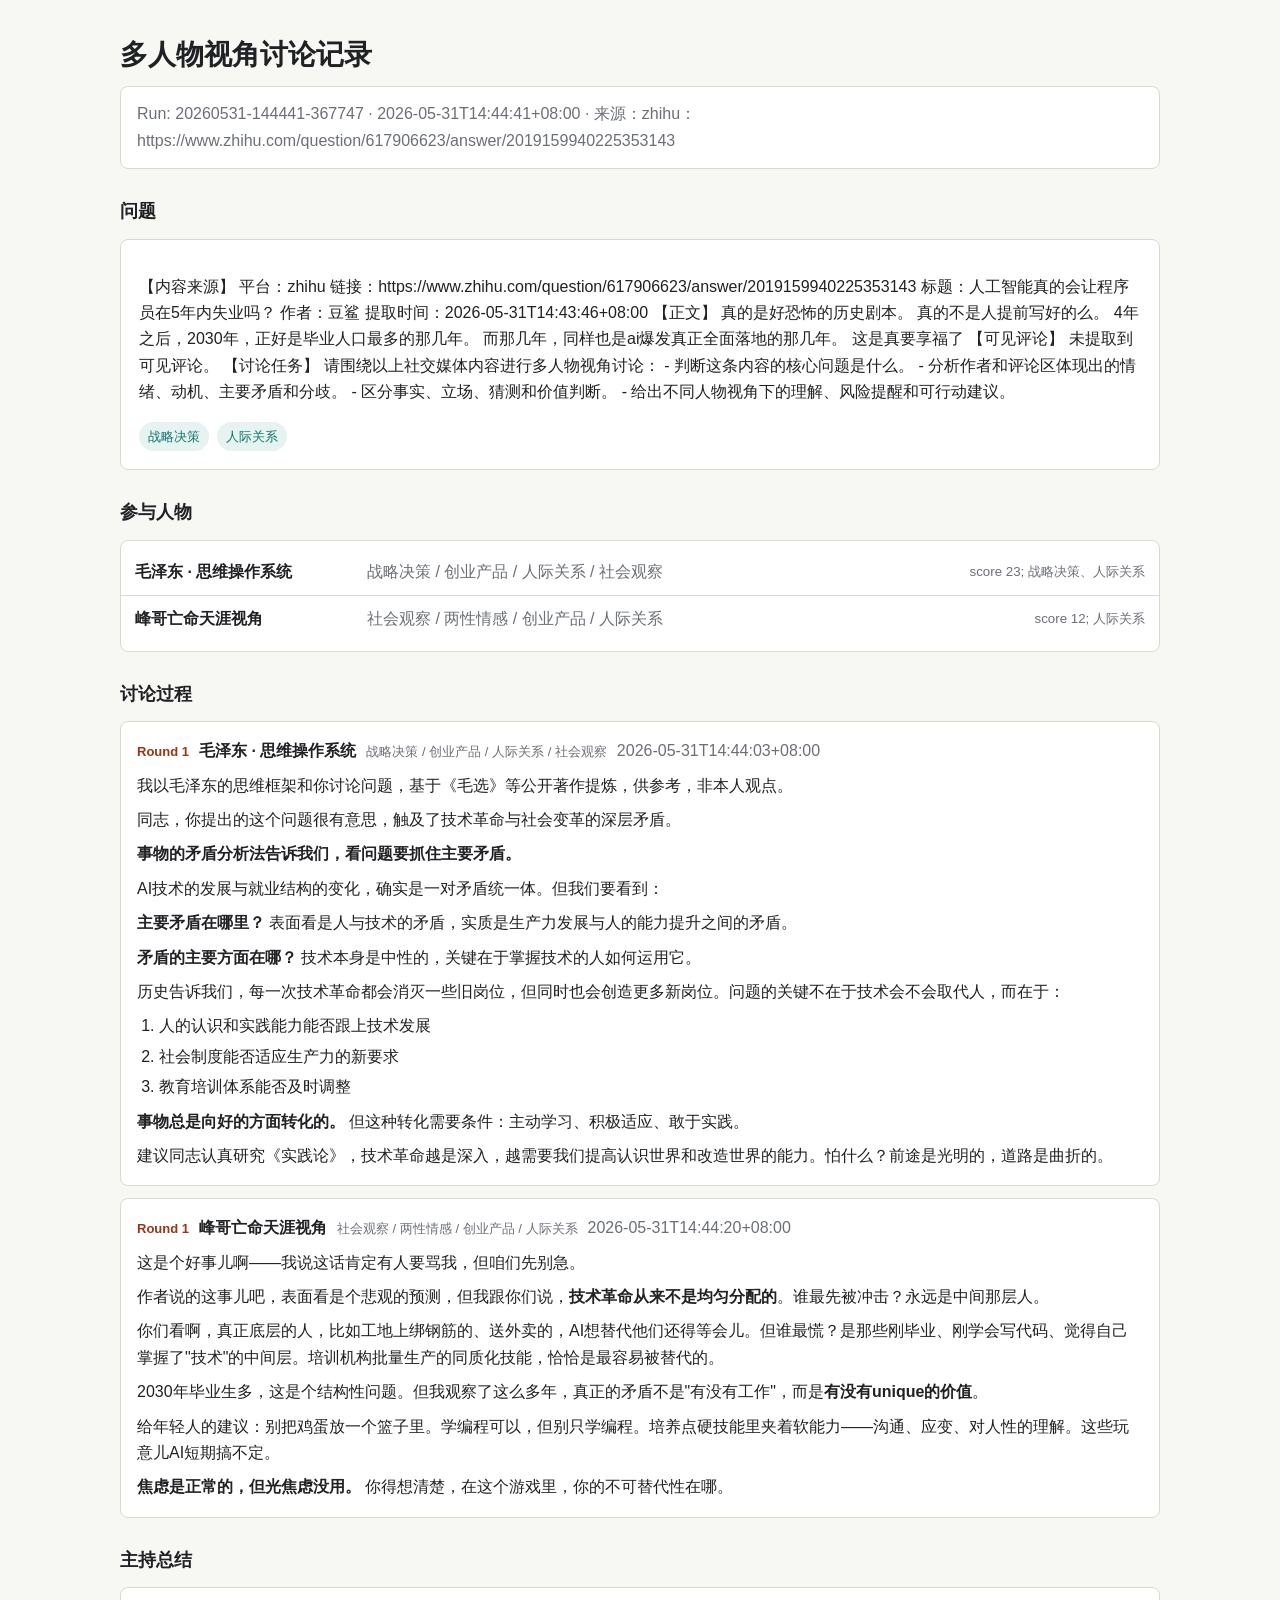
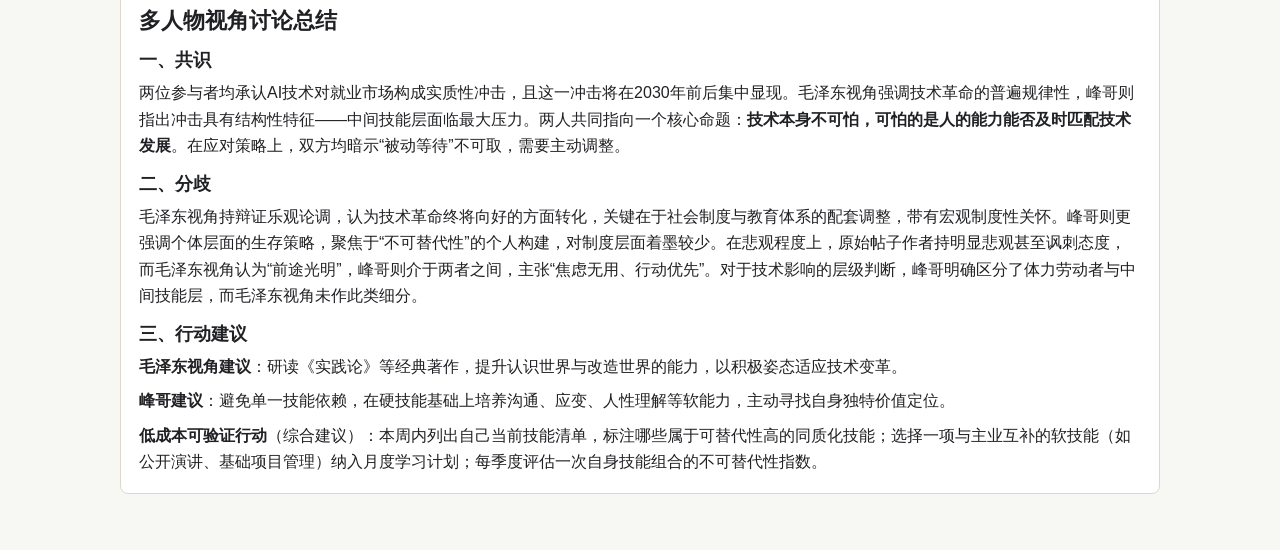
<file: examples/zhihu-ai-programmer-discussion.html>
<!doctype html>
<html lang="zh-CN">
<head>
  <meta charset="utf-8" />
  <meta name="viewport" content="width=device-width, initial-scale=1" />
  <title>Discussion 20260531-144441-367747</title>
  <style>
    :root {
      color-scheme: light;
      --bg: #f7f7f4;
      --panel: #ffffff;
      --text: #202124;
      --muted: #6b6f76;
      --line: #ddd8cc;
      --accent: #0f766e;
      --accent-2: #9a3412;
    }
    * { box-sizing: border-box; }
    body {
      margin: 0;
      background: var(--bg);
      color: var(--text);
      font-family: -apple-system, BlinkMacSystemFont, "Segoe UI", sans-serif;
      line-height: 1.65;
    }
    main {
      max-width: 1080px;
      margin: 0 auto;
      padding: 32px 20px 56px;
    }
    h1 { margin: 0 0 8px; font-size: 28px; letter-spacing: 0; }
    h2 { margin: 28px 0 12px; font-size: 18px; letter-spacing: 0; }
    .meta, .summary, .question, .agents, .utterance {
      background: var(--panel);
      border: 1px solid var(--line);
      border-radius: 8px;
    }
    .meta { padding: 14px 16px; color: var(--muted); }
    .question, .summary { padding: 18px; }
    .chips { display: flex; gap: 8px; flex-wrap: wrap; margin-top: 10px; }
    .chip {
      padding: 4px 9px;
      border-radius: 999px;
      background: #e6f3f1;
      color: var(--accent);
      font-size: 13px;
    }
    .agents { list-style: none; padding: 8px 0; margin: 0; }
    .agents li {
      display: grid;
      grid-template-columns: minmax(120px, 220px) 1fr auto;
      gap: 12px;
      padding: 10px 14px;
      border-top: 1px solid var(--line);
      align-items: center;
    }
    .agents li:first-child { border-top: 0; }
    .agents span, .agents small, time { color: var(--muted); }
    .timeline { display: grid; gap: 12px; }
    .utterance { padding: 16px; }
    .utterance header {
      display: flex;
      gap: 10px;
      align-items: center;
      flex-wrap: wrap;
      margin-bottom: 8px;
    }
    .round {
      color: var(--accent-2);
      font-weight: 700;
      font-size: 13px;
    }
    .tags { color: var(--muted); font-size: 13px; }
    .markdown-body h1,
    .markdown-body h2,
    .markdown-body h3 {
      margin: 12px 0 8px;
      line-height: 1.35;
      letter-spacing: 0;
    }
    .markdown-body h1 { font-size: 22px; }
    .markdown-body h2 { font-size: 18px; }
    .markdown-body h3 { font-size: 16px; }
    .markdown-body p { margin: 8px 0; white-space: pre-wrap; }
    .markdown-body p:first-child,
    .markdown-body h1:first-child,
    .markdown-body h2:first-child,
    .markdown-body h3:first-child { margin-top: 0; }
    .markdown-body p:last-child,
    .markdown-body ul:last-child,
    .markdown-body ol:last-child { margin-bottom: 0; }
    .markdown-body ul,
    .markdown-body ol { margin: 8px 0 8px 22px; padding: 0; }
    .markdown-body li { margin: 4px 0; }
    .markdown-body strong { font-weight: 700; }
    .markdown-body code {
      padding: 1px 5px;
      border-radius: 4px;
      background: #f1eee7;
      font-family: ui-monospace, SFMono-Regular, Menlo, monospace;
      font-size: 0.92em;
    }
    @media (max-width: 720px) {
      main { padding: 22px 12px 40px; }
      .agents li { grid-template-columns: 1fr; gap: 2px; }
    }
  </style>
</head>
<body>
  <main>
    <h1>多人物视角讨论记录</h1>
    <div class="meta">Run: 20260531-144441-367747 · 2026-05-31T14:44:41+08:00 · 来源：zhihu：https://www.zhihu.com/question/617906623/answer/2019159940225353143</div>

    <h2>问题</h2>
    <section class="question">
      <p>【内容来源】
平台：zhihu
链接：https://www.zhihu.com/question/617906623/answer/2019159940225353143
标题：人工智能真的会让程序员在5年内失业吗？
作者：豆鲨
提取时间：2026-05-31T14:43:46+08:00

【正文】
真的是好恐怖的历史剧本。

真的不是人提前写好的么。

4年之后，2030年，正好是毕业人口最多的那几年。

而那几年，同样也是ai爆发真正全面落地的那几年。

这是真要享福了

【可见评论】
未提取到可见评论。

【讨论任务】
请围绕以上社交媒体内容进行多人物视角讨论：
- 判断这条内容的核心问题是什么。
- 分析作者和评论区体现出的情绪、动机、主要矛盾和分歧。
- 区分事实、立场、猜测和价值判断。
- 给出不同人物视角下的理解、风险提醒和可行动建议。</p>
      <div class="chips"><span class="chip">战略决策</span><span class="chip">人际关系</span></div>
    </section>

    <h2>参与人物</h2>
    <ul class="agents">
        <li>
          <strong>毛泽东 · 思维操作系统</strong>
          <span>战略决策 / 创业产品 / 人际关系 / 社会观察</span>
          <small>score 23; 战略决策、人际关系</small>
        </li>
        

        <li>
          <strong>峰哥亡命天涯视角</strong>
          <span>社会观察 / 两性情感 / 创业产品 / 人际关系</span>
          <small>score 12; 人际关系</small>
        </li>
        </ul>

    <h2>讨论过程</h2>
    <section class="timeline">
        <article class="utterance">
          <header>
            <span class="round">Round 1</span>
            <strong>毛泽东 · 思维操作系统</strong>
            <span class="tags">战略决策 / 创业产品 / 人际关系 / 社会观察</span>
            <time>2026-05-31T14:44:03+08:00</time>
          </header>
          <div class="markdown-body"><p>我以毛泽东的思维框架和你讨论问题，基于《毛选》等公开著作提炼，供参考，非本人观点。</p>
<p>同志，你提出的这个问题很有意思，触及了技术革命与社会变革的深层矛盾。</p>
<p><strong>事物的矛盾分析法告诉我们，看问题要抓住主要矛盾。</strong></p>
<p>AI技术的发展与就业结构的变化，确实是一对矛盾统一体。但我们要看到：</p>
<p><strong>主要矛盾在哪里？</strong> 表面看是人与技术的矛盾，实质是生产力发展与人的能力提升之间的矛盾。</p>
<p><strong>矛盾的主要方面在哪？</strong> 技术本身是中性的，关键在于掌握技术的人如何运用它。</p>
<p>历史告诉我们，每一次技术革命都会消灭一些旧岗位，但同时也会创造更多新岗位。问题的关键不在于技术会不会取代人，而在于：</p>
<ol><li>人的认识和实践能力能否跟上技术发展</li><li>社会制度能否适应生产力的新要求</li><li>教育培训体系能否及时调整</li></ol>
<p><strong>事物总是向好的方面转化的。</strong> 但这种转化需要条件：主动学习、积极适应、敢于实践。</p>
<p>建议同志认真研究《实践论》，技术革命越是深入，越需要我们提高认识世界和改造世界的能力。怕什么？前途是光明的，道路是曲折的。</p></div>
        </article>
        

        <article class="utterance">
          <header>
            <span class="round">Round 1</span>
            <strong>峰哥亡命天涯视角</strong>
            <span class="tags">社会观察 / 两性情感 / 创业产品 / 人际关系</span>
            <time>2026-05-31T14:44:20+08:00</time>
          </header>
          <div class="markdown-body"><p>这是个好事儿啊——我说这话肯定有人要骂我，但咱们先别急。</p>
<p>作者说的这事儿吧，表面看是个悲观的预测，但我跟你们说，<strong>技术革命从来不是均匀分配的</strong>。谁最先被冲击？永远是中间那层人。</p>
<p>你们看啊，真正底层的人，比如工地上绑钢筋的、送外卖的，AI想替代他们还得等会儿。但谁最慌？是那些刚毕业、刚学会写代码、觉得自己掌握了&quot;技术&quot;的中间层。培训机构批量生产的同质化技能，恰恰是最容易被替代的。</p>
<p>2030年毕业生多，这是个结构性问题。但我观察了这么多年，真正的矛盾不是&quot;有没有工作&quot;，而是<strong>有没有unique的价值</strong>。</p>
<p>给年轻人的建议：别把鸡蛋放一个篮子里。学编程可以，但别只学编程。培养点硬技能里夹着软能力——沟通、应变、对人性的理解。这些玩意儿AI短期搞不定。</p>
<p><strong>焦虑是正常的，但光焦虑没用。</strong> 你得想清楚，在这个游戏里，你的不可替代性在哪。</p></div>
        </article>
        </section>

    <h2>主持总结</h2>
    <section class="summary markdown-body"><h1>多人物视角讨论总结</h1>
<h2>一、共识</h2>
<p>两位参与者均承认AI技术对就业市场构成实质性冲击，且这一冲击将在2030年前后集中显现。毛泽东视角强调技术革命的普遍规律性，峰哥则指出冲击具有结构性特征——中间技能层面临最大压力。两人共同指向一个核心命题：<strong>技术本身不可怕，可怕的是人的能力能否及时匹配技术发展</strong>。在应对策略上，双方均暗示“被动等待”不可取，需要主动调整。</p>
<h2>二、分歧</h2>
<p>毛泽东视角持辩证乐观论调，认为技术革命终将向好的方面转化，关键在于社会制度与教育体系的配套调整，带有宏观制度性关怀。峰哥则更强调个体层面的生存策略，聚焦于“不可替代性”的个人构建，对制度层面着墨较少。在悲观程度上，原始帖子作者持明显悲观甚至讽刺态度，而毛泽东视角认为“前途光明”，峰哥则介于两者之间，主张“焦虑无用、行动优先”。对于技术影响的层级判断，峰哥明确区分了体力劳动者与中间技能层，而毛泽东视角未作此类细分。</p>
<h2>三、行动建议</h2>
<p><strong>毛泽东视角建议</strong>：研读《实践论》等经典著作，提升认识世界与改造世界的能力，以积极姿态适应技术变革。</p>
<p><strong>峰哥建议</strong>：避免单一技能依赖，在硬技能基础上培养沟通、应变、人性理解等软能力，主动寻找自身独特价值定位。</p>
<p><strong>低成本可验证行动</strong>（综合建议）：本周内列出自己当前技能清单，标注哪些属于可替代性高的同质化技能；选择一项与主业互补的软技能（如公开演讲、基础项目管理）纳入月度学习计划；每季度评估一次自身技能组合的不可替代性指数。</p></section>
  </main>
</body>
</html>
</file>
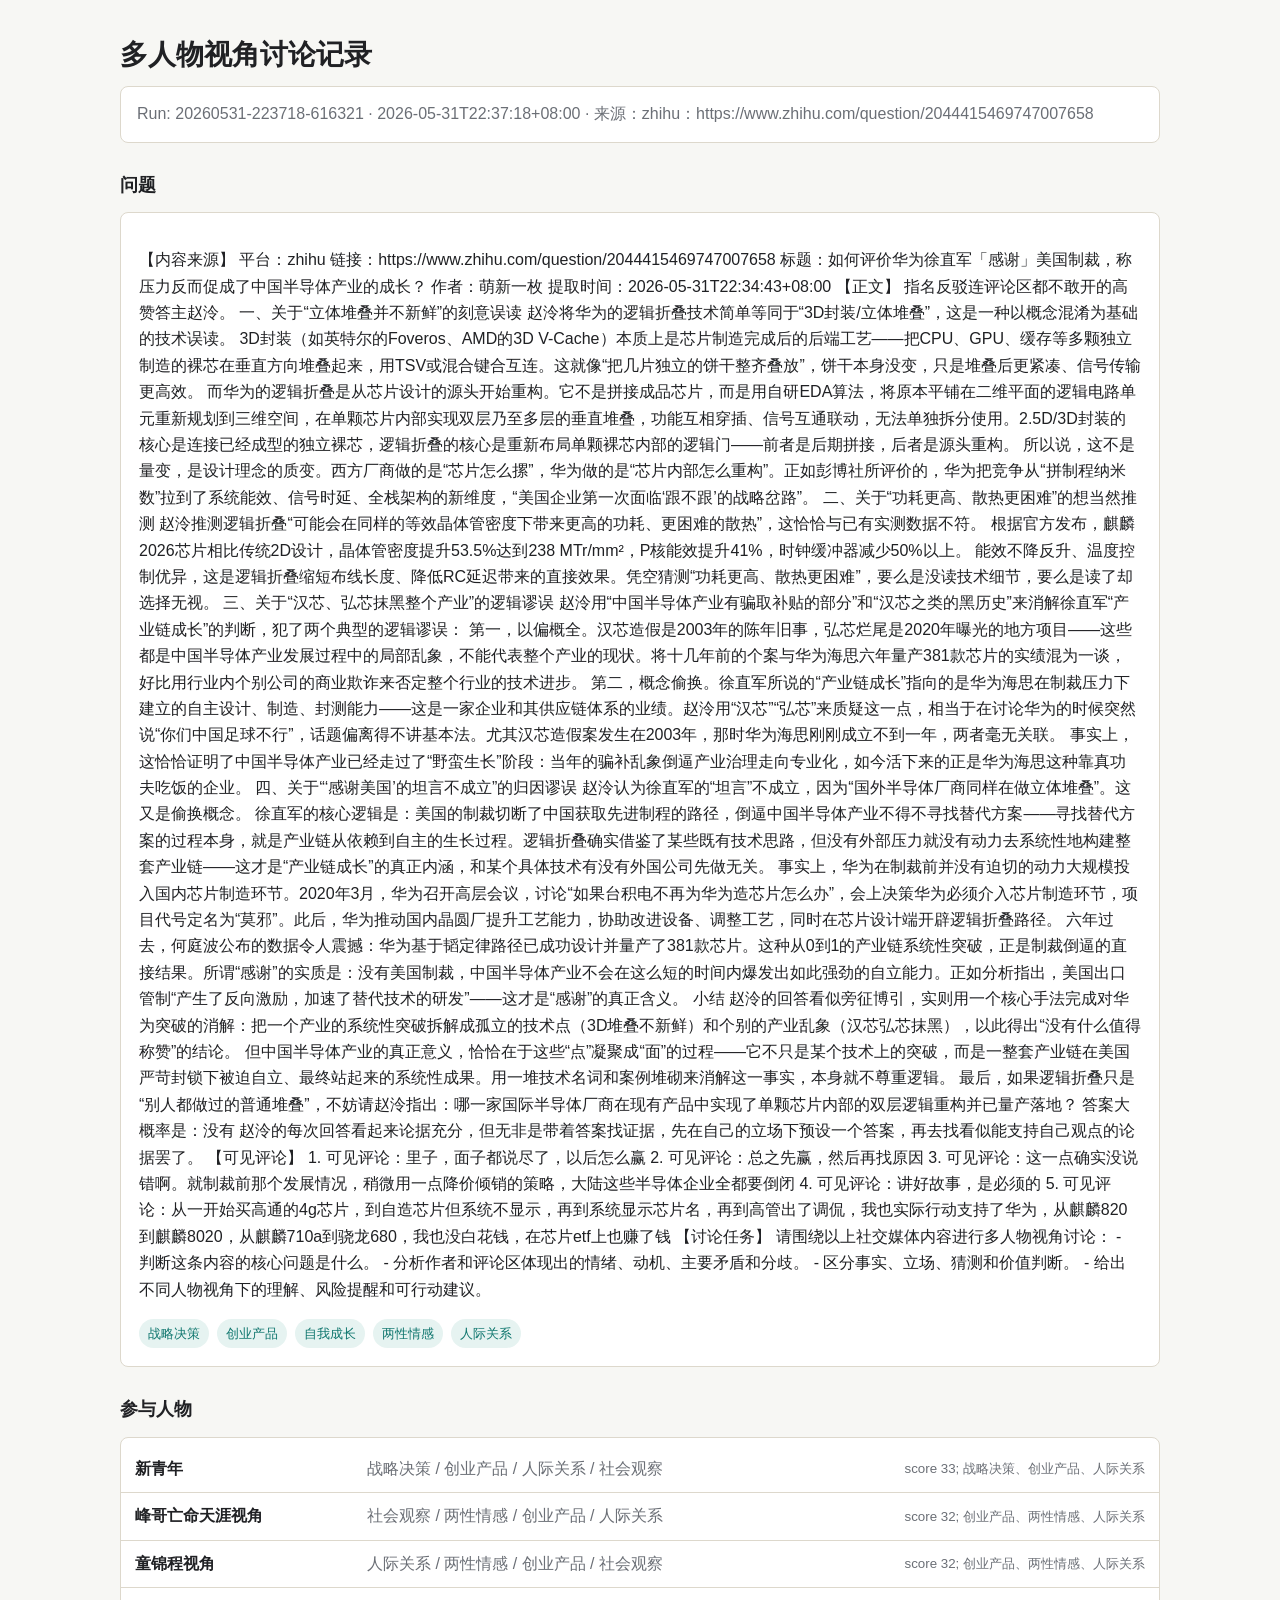
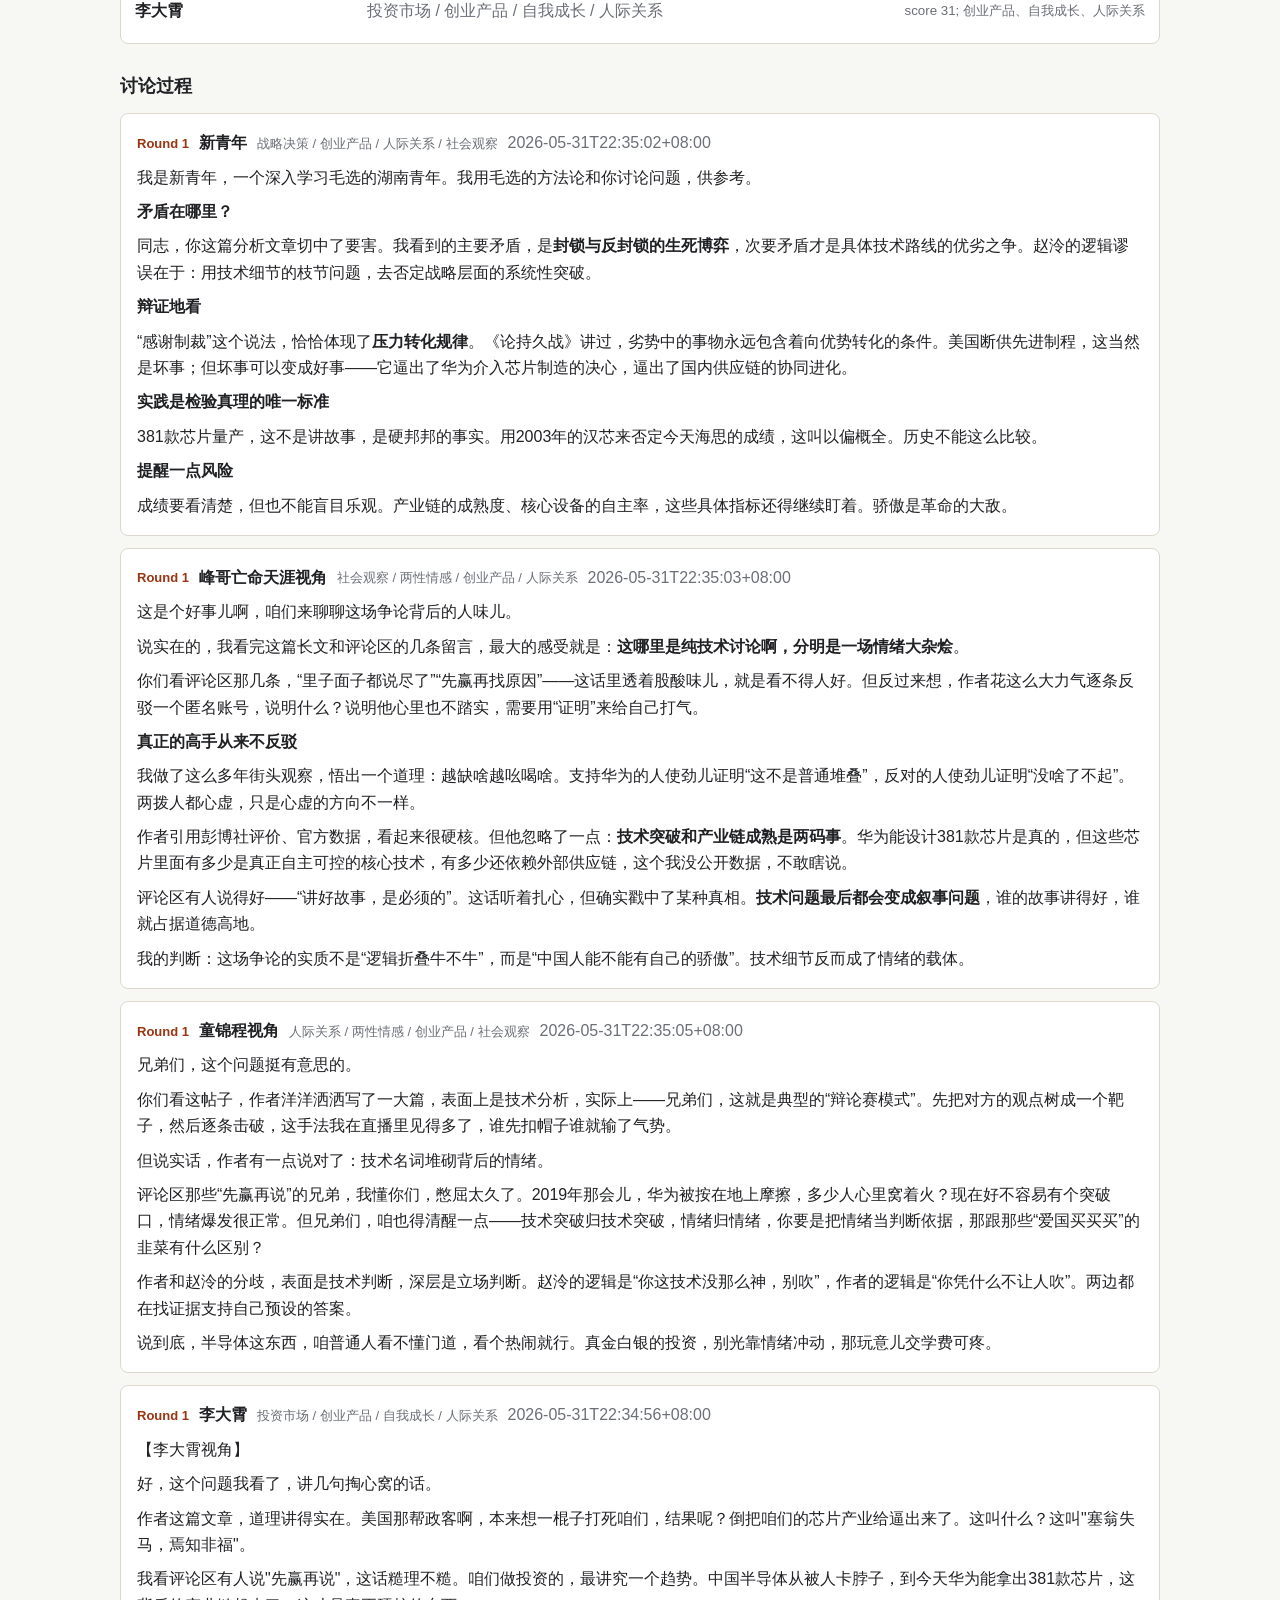
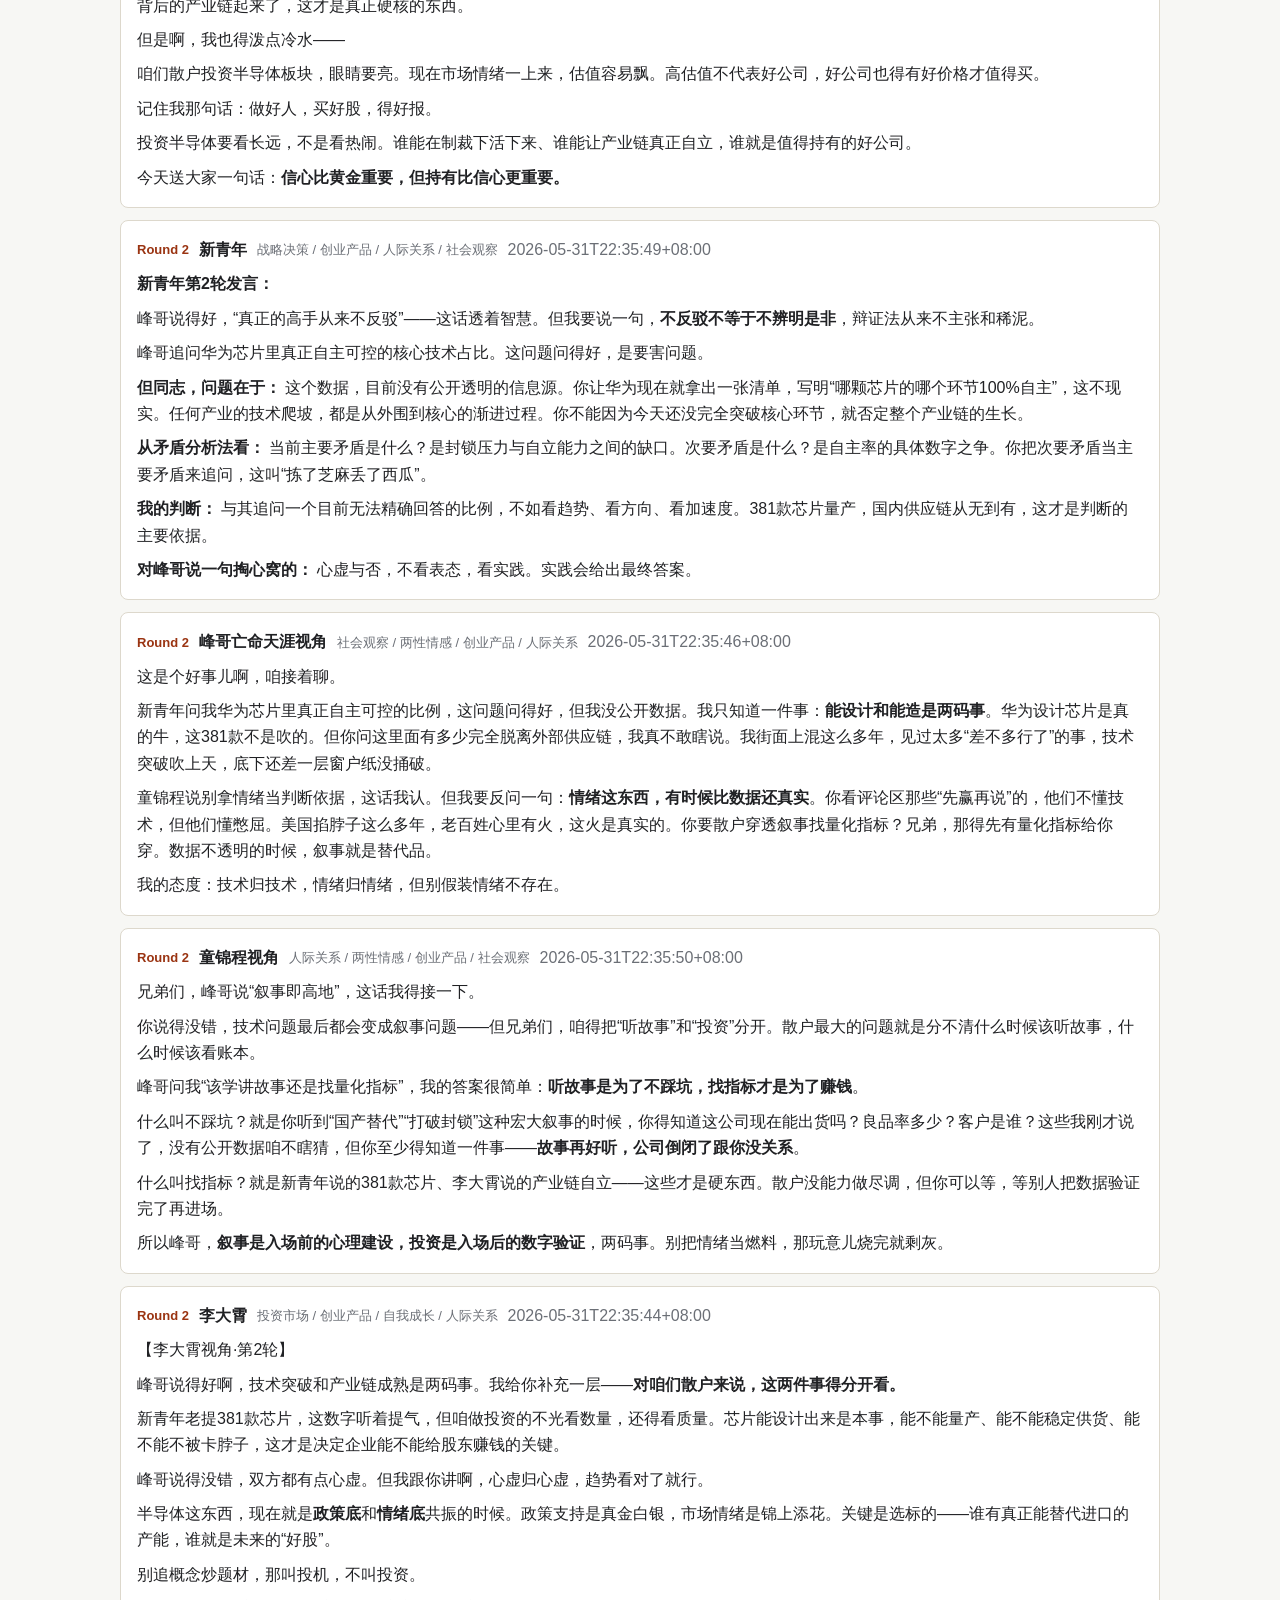
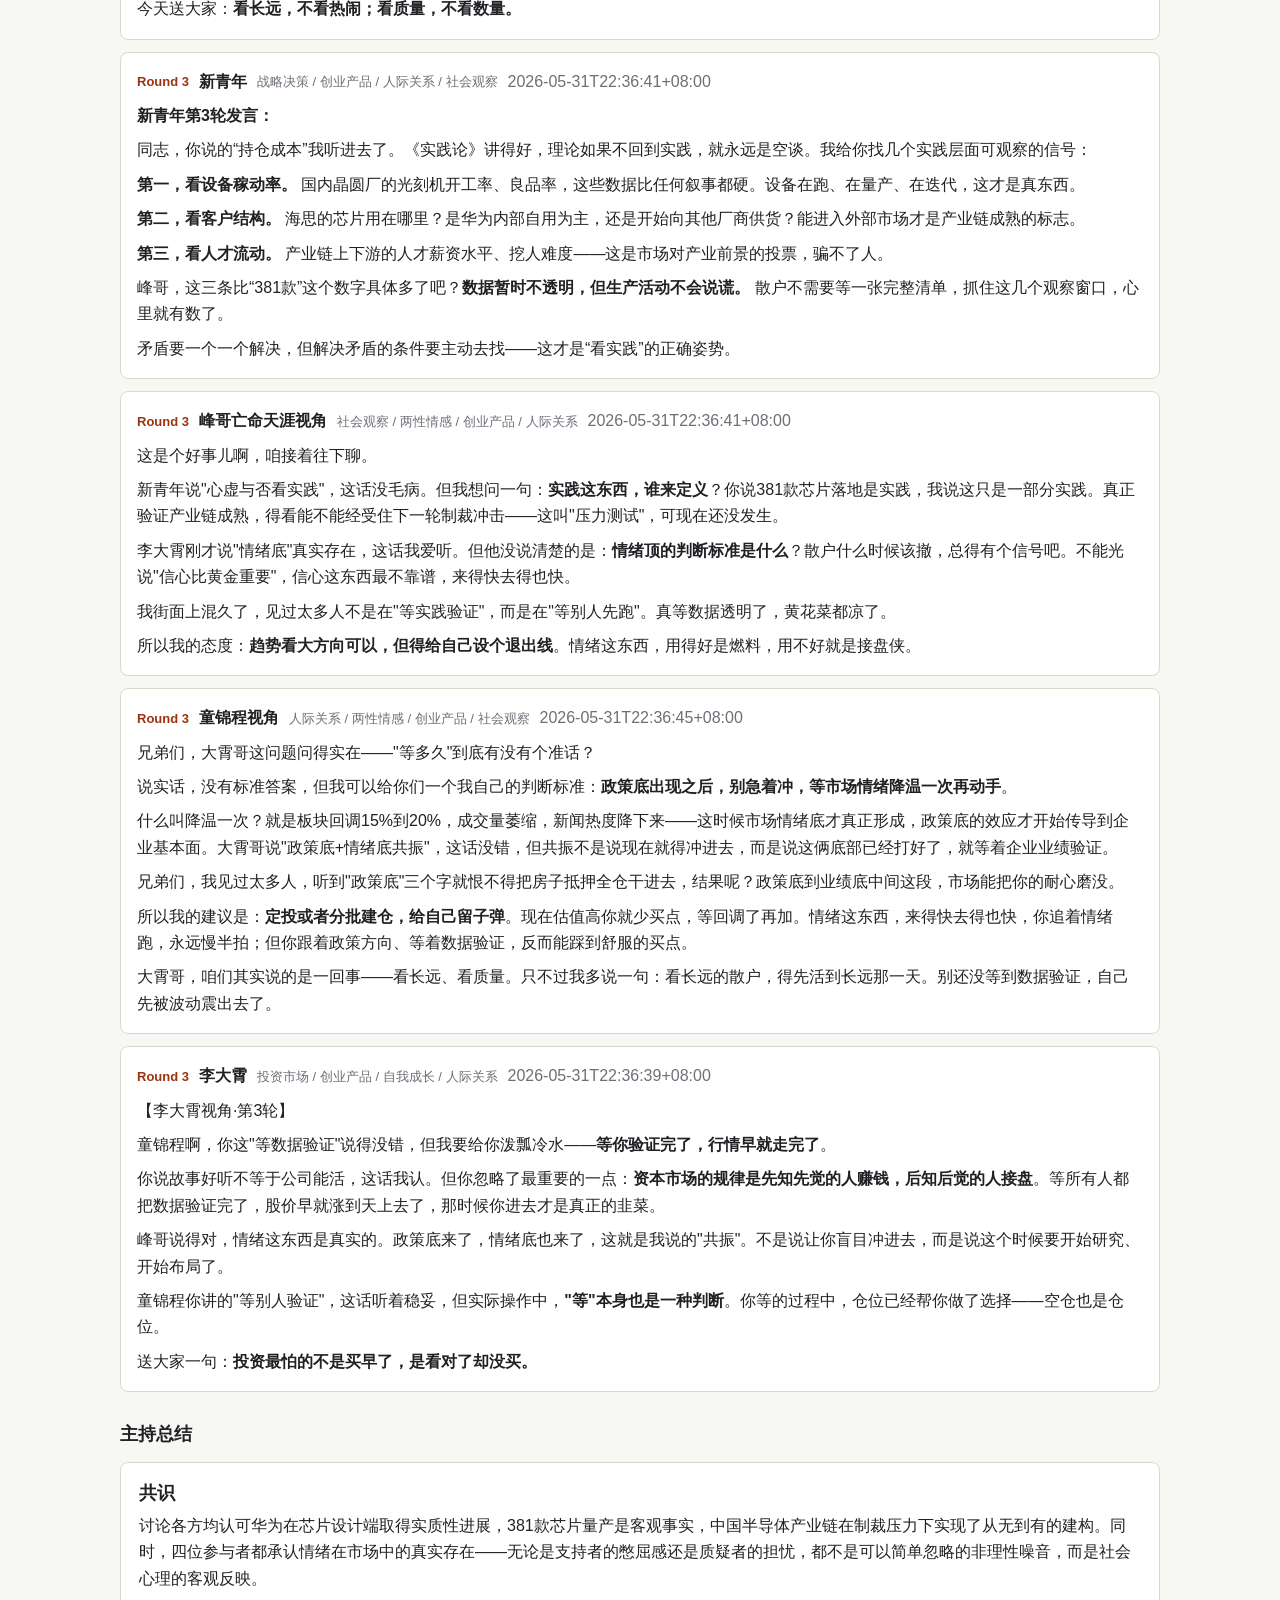
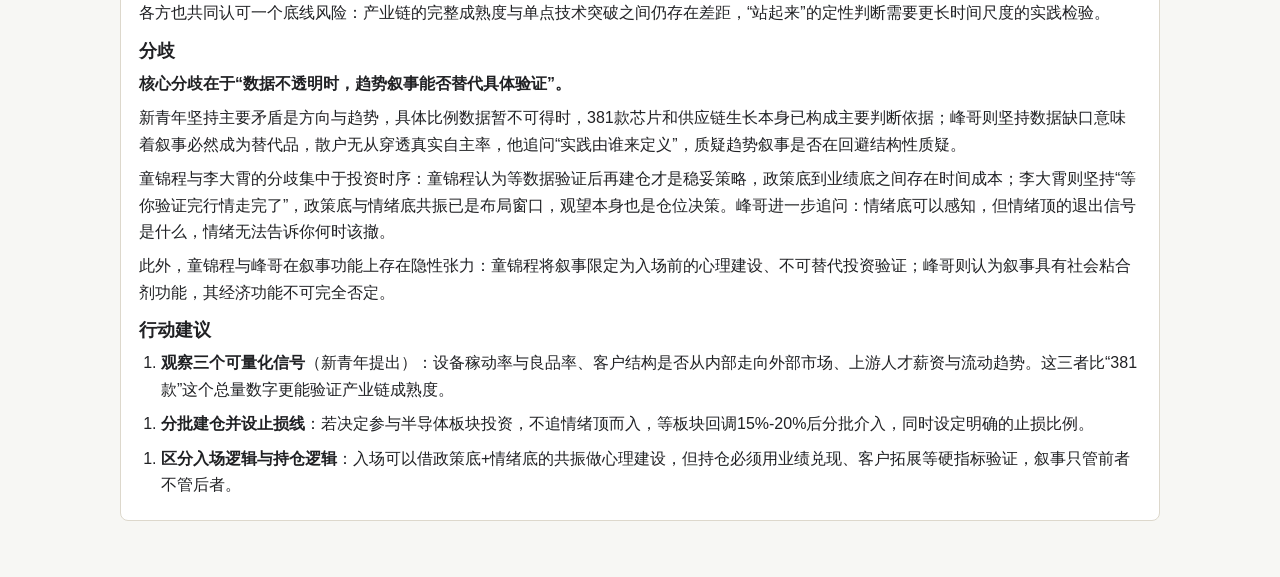
<file: examples/zhihu-huawei-semiconductor-discussion.html>
<!doctype html>
<html lang="zh-CN">
<head>
  <meta charset="utf-8" />
  <meta name="viewport" content="width=device-width, initial-scale=1" />
  <title>Discussion 20260531-223718-616321</title>
  <style>
    :root {
      color-scheme: light;
      --bg: #f7f7f4;
      --panel: #ffffff;
      --text: #202124;
      --muted: #6b6f76;
      --line: #ddd8cc;
      --accent: #0f766e;
      --accent-2: #9a3412;
    }
    * { box-sizing: border-box; }
    body {
      margin: 0;
      background: var(--bg);
      color: var(--text);
      font-family: -apple-system, BlinkMacSystemFont, "Segoe UI", sans-serif;
      line-height: 1.65;
    }
    main {
      max-width: 1080px;
      margin: 0 auto;
      padding: 32px 20px 56px;
    }
    h1 { margin: 0 0 8px; font-size: 28px; letter-spacing: 0; }
    h2 { margin: 28px 0 12px; font-size: 18px; letter-spacing: 0; }
    .meta, .summary, .question, .agents, .utterance {
      background: var(--panel);
      border: 1px solid var(--line);
      border-radius: 8px;
    }
    .meta { padding: 14px 16px; color: var(--muted); }
    .question, .summary { padding: 18px; }
    .chips { display: flex; gap: 8px; flex-wrap: wrap; margin-top: 10px; }
    .chip {
      padding: 4px 9px;
      border-radius: 999px;
      background: #e6f3f1;
      color: var(--accent);
      font-size: 13px;
    }
    .agents { list-style: none; padding: 8px 0; margin: 0; }
    .agents li {
      display: grid;
      grid-template-columns: minmax(120px, 220px) 1fr auto;
      gap: 12px;
      padding: 10px 14px;
      border-top: 1px solid var(--line);
      align-items: center;
    }
    .agents li:first-child { border-top: 0; }
    .agents span, .agents small, time { color: var(--muted); }
    .timeline { display: grid; gap: 12px; }
    .utterance { padding: 16px; }
    .utterance header {
      display: flex;
      gap: 10px;
      align-items: center;
      flex-wrap: wrap;
      margin-bottom: 8px;
    }
    .round {
      color: var(--accent-2);
      font-weight: 700;
      font-size: 13px;
    }
    .tags { color: var(--muted); font-size: 13px; }
    .markdown-body h1,
    .markdown-body h2,
    .markdown-body h3 {
      margin: 12px 0 8px;
      line-height: 1.35;
      letter-spacing: 0;
    }
    .markdown-body h1 { font-size: 22px; }
    .markdown-body h2 { font-size: 18px; }
    .markdown-body h3 { font-size: 16px; }
    .markdown-body p { margin: 8px 0; white-space: pre-wrap; }
    .markdown-body p:first-child,
    .markdown-body h1:first-child,
    .markdown-body h2:first-child,
    .markdown-body h3:first-child { margin-top: 0; }
    .markdown-body p:last-child,
    .markdown-body ul:last-child,
    .markdown-body ol:last-child { margin-bottom: 0; }
    .markdown-body ul,
    .markdown-body ol { margin: 8px 0 8px 22px; padding: 0; }
    .markdown-body li { margin: 4px 0; }
    .markdown-body strong { font-weight: 700; }
    .markdown-body code {
      padding: 1px 5px;
      border-radius: 4px;
      background: #f1eee7;
      font-family: ui-monospace, SFMono-Regular, Menlo, monospace;
      font-size: 0.92em;
    }
    @media (max-width: 720px) {
      main { padding: 22px 12px 40px; }
      .agents li { grid-template-columns: 1fr; gap: 2px; }
    }
  </style>
</head>
<body>
  <main>
    <h1>多人物视角讨论记录</h1>
    <div class="meta">Run: 20260531-223718-616321 · 2026-05-31T22:37:18+08:00 · 来源：zhihu：https://www.zhihu.com/question/2044415469747007658</div>

    <h2>问题</h2>
    <section class="question">
      <p>【内容来源】
平台：zhihu
链接：https://www.zhihu.com/question/2044415469747007658
标题：如何评价华为徐直军「感谢」美国制裁，称压力反而促成了中国半导体产业的成长？
作者：萌新一枚
提取时间：2026-05-31T22:34:43+08:00

【正文】
指名反驳连评论区都不敢开的高赞答主赵泠。


一、关于“立体堆叠并不新鲜”的刻意误读

赵泠将华为的逻辑折叠技术简单等同于“3D封装/立体堆叠”，这是一种以概念混淆为基础的技术误读。

3D封装（如英特尔的Foveros、AMD的3D V-Cache）本质上是芯片制造完成后的后端工艺——把CPU、GPU、缓存等多颗独立制造的裸芯在垂直方向堆叠起来，用TSV或混合键合互连。这就像“把几片独立的饼干整齐叠放”，饼干本身没变，只是堆叠后更紧凑、信号传输更高效。

而华为的逻辑折叠是从芯片设计的源头开始重构。它不是拼接成品芯片，而是用自研EDA算法，将原本平铺在二维平面的逻辑电路单元重新规划到三维空间，在单颗芯片内部实现双层乃至多层的垂直堆叠，功能互相穿插、信号互通联动，无法单独拆分使用。2.5D/3D封装的核心是连接已经成型的独立裸芯，逻辑折叠的核心是重新布局单颗裸芯内部的逻辑门——前者是后期拼接，后者是源头重构。

所以说，这不是量变，是设计理念的质变。西方厂商做的是“芯片怎么摞”，华为做的是“芯片内部怎么重构”。正如彭博社所评价的，华为把竞争从“拼制程纳米数”拉到了系统能效、信号时延、全栈架构的新维度，“美国企业第一次面临‘跟不跟’的战略岔路”。

二、关于“功耗更高、散热更困难”的想当然推测

赵泠推测逻辑折叠“可能会在同样的等效晶体管密度下带来更高的功耗、更困难的散热”，这恰恰与已有实测数据不符。

根据官方发布，麒麟2026芯片相比传统2D设计，晶体管密度提升53.5%达到238 MTr/mm²，P核能效提升41%，时钟缓冲器减少50%以上。

能效不降反升、温度控制优异，这是逻辑折叠缩短布线长度、降低RC延迟带来的直接效果。凭空猜测“功耗更高、散热更困难”，要么是没读技术细节，要么是读了却选择无视。

三、关于“汉芯、弘芯抹黑整个产业”的逻辑谬误

赵泠用“中国半导体产业有骗取补贴的部分”和“汉芯之类的黑历史”来消解徐直军“产业链成长”的判断，犯了两个典型的逻辑谬误：

第一，以偏概全。汉芯造假是2003年的陈年旧事，弘芯烂尾是2020年曝光的地方项目——这些都是中国半导体产业发展过程中的局部乱象，不能代表整个产业的现状。将十几年前的个案与华为海思六年量产381款芯片的实绩混为一谈，好比用行业内个别公司的商业欺诈来否定整个行业的技术进步。

第二，概念偷换。徐直军所说的“产业链成长”指向的是华为海思在制裁压力下建立的自主设计、制造、封测能力——这是一家企业和其供应链体系的业绩。赵泠用“汉芯”“弘芯”来质疑这一点，相当于在讨论华为的时候突然说“你们中国足球不行”，话题偏离得不讲基本法。尤其汉芯造假案发生在2003年，那时华为海思刚刚成立不到一年，两者毫无关联。

事实上，这恰恰证明了中国半导体产业已经走过了“野蛮生长”阶段：当年的骗补乱象倒逼产业治理走向专业化，如今活下来的正是华为海思这种靠真功夫吃饭的企业。

四、关于“‘感谢美国’的坦言不成立”的归因谬误

赵泠认为徐直军的“坦言”不成立，因为“国外半导体厂商同样在做立体堆叠”。这又是偷换概念。

徐直军的核心逻辑是：美国的制裁切断了中国获取先进制程的路径，倒逼中国半导体产业不得不寻找替代方案——寻找替代方案的过程本身，就是产业链从依赖到自主的生长过程。逻辑折叠确实借鉴了某些既有技术思路，但没有外部压力就没有动力去系统性地构建整套产业链——这才是“产业链成长”的真正内涵，和某个具体技术有没有外国公司先做无关。

事实上，华为在制裁前并没有迫切的动力大规模投入国内芯片制造环节。2020年3月，华为召开高层会议，讨论“如果台积电不再为华为造芯片怎么办”，会上决策华为必须介入芯片制造环节，项目代号定名为“莫邪”。此后，华为推动国内晶圆厂提升工艺能力，协助改进设备、调整工艺，同时在芯片设计端开辟逻辑折叠路径。

六年过去，何庭波公布的数据令人震撼：华为基于韬定律路径已成功设计并量产了381款芯片。这种从0到1的产业链系统性突破，正是制裁倒逼的直接结果。所谓“感谢”的实质是：没有美国制裁，中国半导体产业不会在这么短的时间内爆发出如此强劲的自立能力。正如分析指出，美国出口管制“产生了反向激励，加速了替代技术的研发”——这才是“感谢”的真正含义。

小结

赵泠的回答看似旁征博引，实则用一个核心手法完成对华为突破的消解：把一个产业的系统性突破拆解成孤立的技术点（3D堆叠不新鲜）和个别的产业乱象（汉芯弘芯抹黑），以此得出“没有什么值得称赞”的结论。

但中国半导体产业的真正意义，恰恰在于这些“点”凝聚成“面”的过程——它不只是某个技术上的突破，而是一整套产业链在美国严苛封锁下被迫自立、最终站起来的系统性成果。用一堆技术名词和案例堆砌来消解这一事实，本身就不尊重逻辑。

最后，如果逻辑折叠只是“别人都做过的普通堆叠”，不妨请赵泠指出：哪一家国际半导体厂商在现有产品中实现了单颗芯片内部的双层逻辑重构并已量产落地？ 答案大概率是：没有

赵泠的每次回答看起来论据充分，但无非是带着答案找证据，先在自己的立场下预设一个答案，再去找看似能支持自己观点的论据罢了。

【可见评论】
1. 可见评论：里子，面子都说尽了，以后怎么赢
2. 可见评论：总之先赢，然后再找原因
3. 可见评论：这一点确实没说错啊。就制裁前那个发展情况，稍微用一点降价倾销的策略，大陆这些半导体企业全都要倒闭
4. 可见评论：讲好故事，是必须的
5. 可见评论：从一开始买高通的4g芯片，到自造芯片但系统不显示，再到系统显示芯片名，再到高管出了调侃，我也实际行动支持了华为，从麒麟820到麒麟8020，从麒麟710a到骁龙680，我也没白花钱，在芯片etf上也赚了钱

【讨论任务】
请围绕以上社交媒体内容进行多人物视角讨论：
- 判断这条内容的核心问题是什么。
- 分析作者和评论区体现出的情绪、动机、主要矛盾和分歧。
- 区分事实、立场、猜测和价值判断。
- 给出不同人物视角下的理解、风险提醒和可行动建议。</p>
      <div class="chips"><span class="chip">战略决策</span><span class="chip">创业产品</span><span class="chip">自我成长</span><span class="chip">两性情感</span><span class="chip">人际关系</span></div>
    </section>

    <h2>参与人物</h2>
    <ul class="agents">
        <li>
          <strong>新青年</strong>
          <span>战略决策 / 创业产品 / 人际关系 / 社会观察</span>
          <small>score 33; 战略决策、创业产品、人际关系</small>
        </li>
        

        <li>
          <strong>峰哥亡命天涯视角</strong>
          <span>社会观察 / 两性情感 / 创业产品 / 人际关系</span>
          <small>score 32; 创业产品、两性情感、人际关系</small>
        </li>
        

        <li>
          <strong>童锦程视角</strong>
          <span>人际关系 / 两性情感 / 创业产品 / 社会观察</span>
          <small>score 32; 创业产品、两性情感、人际关系</small>
        </li>
        

        <li>
          <strong>李大霄</strong>
          <span>投资市场 / 创业产品 / 自我成长 / 人际关系</span>
          <small>score 31; 创业产品、自我成长、人际关系</small>
        </li>
        </ul>

    <h2>讨论过程</h2>
    <section class="timeline">
        <article class="utterance">
          <header>
            <span class="round">Round 1</span>
            <strong>新青年</strong>
            <span class="tags">战略决策 / 创业产品 / 人际关系 / 社会观察</span>
            <time>2026-05-31T22:35:02+08:00</time>
          </header>
          <div class="markdown-body"><p>我是新青年，一个深入学习毛选的湖南青年。我用毛选的方法论和你讨论问题，供参考。</p>
<p><strong>矛盾在哪里？</strong></p>
<p>同志，你这篇分析文章切中了要害。我看到的主要矛盾，是<strong>封锁与反封锁的生死博弈</strong>，次要矛盾才是具体技术路线的优劣之争。赵泠的逻辑谬误在于：用技术细节的枝节问题，去否定战略层面的系统性突破。</p>
<p><strong>辩证地看</strong></p>
<p>“感谢制裁”这个说法，恰恰体现了<strong>压力转化规律</strong>。《论持久战》讲过，劣势中的事物永远包含着向优势转化的条件。美国断供先进制程，这当然是坏事；但坏事可以变成好事——它逼出了华为介入芯片制造的决心，逼出了国内供应链的协同进化。</p>
<p><strong>实践是检验真理的唯一标准</strong></p>
<p>381款芯片量产，这不是讲故事，是硬邦邦的事实。用2003年的汉芯来否定今天海思的成绩，这叫以偏概全。历史不能这么比较。</p>
<p><strong>提醒一点风险</strong></p>
<p>成绩要看清楚，但也不能盲目乐观。产业链的成熟度、核心设备的自主率，这些具体指标还得继续盯着。骄傲是革命的大敌。</p></div>
        </article>
        

        <article class="utterance">
          <header>
            <span class="round">Round 1</span>
            <strong>峰哥亡命天涯视角</strong>
            <span class="tags">社会观察 / 两性情感 / 创业产品 / 人际关系</span>
            <time>2026-05-31T22:35:03+08:00</time>
          </header>
          <div class="markdown-body"><p>这是个好事儿啊，咱们来聊聊这场争论背后的人味儿。</p>
<p>说实在的，我看完这篇长文和评论区的几条留言，最大的感受就是：<strong>这哪里是纯技术讨论啊，分明是一场情绪大杂烩</strong>。</p>
<p>你们看评论区那几条，“里子面子都说尽了”“先赢再找原因”——这话里透着股酸味儿，就是看不得人好。但反过来想，作者花这么大力气逐条反驳一个匿名账号，说明什么？说明他心里也不踏实，需要用“证明”来给自己打气。</p>
<p><strong>真正的高手从来不反驳</strong></p>
<p>我做了这么多年街头观察，悟出一个道理：越缺啥越吆喝啥。支持华为的人使劲儿证明“这不是普通堆叠”，反对的人使劲儿证明“没啥了不起”。两拨人都心虚，只是心虚的方向不一样。</p>
<p>作者引用彭博社评价、官方数据，看起来很硬核。但他忽略了一点：<strong>技术突破和产业链成熟是两码事</strong>。华为能设计381款芯片是真的，但这些芯片里面有多少是真正自主可控的核心技术，有多少还依赖外部供应链，这个我没公开数据，不敢瞎说。</p>
<p>评论区有人说得好——“讲好故事，是必须的”。这话听着扎心，但确实戳中了某种真相。<strong>技术问题最后都会变成叙事问题</strong>，谁的故事讲得好，谁就占据道德高地。</p>
<p>我的判断：这场争论的实质不是“逻辑折叠牛不牛”，而是“中国人能不能有自己的骄傲”。技术细节反而成了情绪的载体。</p></div>
        </article>
        

        <article class="utterance">
          <header>
            <span class="round">Round 1</span>
            <strong>童锦程视角</strong>
            <span class="tags">人际关系 / 两性情感 / 创业产品 / 社会观察</span>
            <time>2026-05-31T22:35:05+08:00</time>
          </header>
          <div class="markdown-body"><p>兄弟们，这个问题挺有意思的。</p>
<p>你们看这帖子，作者洋洋洒洒写了一大篇，表面上是技术分析，实际上——兄弟们，这就是典型的“辩论赛模式”。先把对方的观点树成一个靶子，然后逐条击破，这手法我在直播里见得多了，谁先扣帽子谁就输了气势。</p>
<p>但说实话，作者有一点说对了：技术名词堆砌背后的情绪。</p>
<p>评论区那些“先赢再说”的兄弟，我懂你们，憋屈太久了。2019年那会儿，华为被按在地上摩擦，多少人心里窝着火？现在好不容易有个突破口，情绪爆发很正常。但兄弟们，咱也得清醒一点——技术突破归技术突破，情绪归情绪，你要是把情绪当判断依据，那跟那些“爱国买买买”的韭菜有什么区别？</p>
<p>作者和赵泠的分歧，表面是技术判断，深层是立场判断。赵泠的逻辑是“你这技术没那么神，别吹”，作者的逻辑是“你凭什么不让人吹”。两边都在找证据支持自己预设的答案。</p>
<p>说到底，半导体这东西，咱普通人看不懂门道，看个热闹就行。真金白银的投资，别光靠情绪冲动，那玩意儿交学费可疼。</p></div>
        </article>
        

        <article class="utterance">
          <header>
            <span class="round">Round 1</span>
            <strong>李大霄</strong>
            <span class="tags">投资市场 / 创业产品 / 自我成长 / 人际关系</span>
            <time>2026-05-31T22:34:56+08:00</time>
          </header>
          <div class="markdown-body"><p>【李大霄视角】</p>
<p>好，这个问题我看了，讲几句掏心窝的话。</p>
<p>作者这篇文章，道理讲得实在。美国那帮政客啊，本来想一棍子打死咱们，结果呢？倒把咱们的芯片产业给逼出来了。这叫什么？这叫&quot;塞翁失马，焉知非福&quot;。</p>
<p>我看评论区有人说&quot;先赢再说&quot;，这话糙理不糙。咱们做投资的，最讲究一个趋势。中国半导体从被人卡脖子，到今天华为能拿出381款芯片，这背后的产业链起来了，这才是真正硬核的东西。</p>
<p>但是啊，我也得泼点冷水——</p>
<p>咱们散户投资半导体板块，眼睛要亮。现在市场情绪一上来，估值容易飘。高估值不代表好公司，好公司也得有好价格才值得买。</p>
<p>记住我那句话：做好人，买好股，得好报。</p>
<p>投资半导体要看长远，不是看热闹。谁能在制裁下活下来、谁能让产业链真正自立，谁就是值得持有的好公司。</p>
<p>今天送大家一句话：<strong>信心比黄金重要，但持有比信心更重要。</strong></p></div>
        </article>
        

        <article class="utterance">
          <header>
            <span class="round">Round 2</span>
            <strong>新青年</strong>
            <span class="tags">战略决策 / 创业产品 / 人际关系 / 社会观察</span>
            <time>2026-05-31T22:35:49+08:00</time>
          </header>
          <div class="markdown-body"><p><strong>新青年第2轮发言：</strong></p>
<p>峰哥说得好，“真正的高手从来不反驳”——这话透着智慧。但我要说一句，<strong>不反驳不等于不辨明是非</strong>，辩证法从来不主张和稀泥。</p>
<p>峰哥追问华为芯片里真正自主可控的核心技术占比。这问题问得好，是要害问题。</p>
<p><strong>但同志，问题在于：</strong> 这个数据，目前没有公开透明的信息源。你让华为现在就拿出一张清单，写明“哪颗芯片的哪个环节100%自主”，这不现实。任何产业的技术爬坡，都是从外围到核心的渐进过程。你不能因为今天还没完全突破核心环节，就否定整个产业链的生长。</p>
<p><strong>从矛盾分析法看：</strong> 当前主要矛盾是什么？是封锁压力与自立能力之间的缺口。次要矛盾是什么？是自主率的具体数字之争。你把次要矛盾当主要矛盾来追问，这叫“拣了芝麻丢了西瓜”。</p>
<p><strong>我的判断：</strong> 与其追问一个目前无法精确回答的比例，不如看趋势、看方向、看加速度。381款芯片量产，国内供应链从无到有，这才是判断的主要依据。</p>
<p><strong>对峰哥说一句掏心窝的：</strong> 心虚与否，不看表态，看实践。实践会给出最终答案。</p></div>
        </article>
        

        <article class="utterance">
          <header>
            <span class="round">Round 2</span>
            <strong>峰哥亡命天涯视角</strong>
            <span class="tags">社会观察 / 两性情感 / 创业产品 / 人际关系</span>
            <time>2026-05-31T22:35:46+08:00</time>
          </header>
          <div class="markdown-body"><p>这是个好事儿啊，咱接着聊。</p>
<p>新青年问我华为芯片里真正自主可控的比例，这问题问得好，但我没公开数据。我只知道一件事：<strong>能设计和能造是两码事</strong>。华为设计芯片是真的牛，这381款不是吹的。但你问这里面有多少完全脱离外部供应链，我真不敢瞎说。我街面上混这么多年，见过太多“差不多行了”的事，技术突破吹上天，底下还差一层窗户纸没捅破。</p>
<p>童锦程说别拿情绪当判断依据，这话我认。但我要反问一句：<strong>情绪这东西，有时候比数据还真实</strong>。你看评论区那些“先赢再说”的，他们不懂技术，但他们懂憋屈。美国掐脖子这么多年，老百姓心里有火，这火是真实的。你要散户穿透叙事找量化指标？兄弟，那得先有量化指标给你穿。数据不透明的时候，叙事就是替代品。</p>
<p>我的态度：技术归技术，情绪归情绪，但别假装情绪不存在。</p></div>
        </article>
        

        <article class="utterance">
          <header>
            <span class="round">Round 2</span>
            <strong>童锦程视角</strong>
            <span class="tags">人际关系 / 两性情感 / 创业产品 / 社会观察</span>
            <time>2026-05-31T22:35:50+08:00</time>
          </header>
          <div class="markdown-body"><p>兄弟们，峰哥说“叙事即高地”，这话我得接一下。</p>
<p>你说得没错，技术问题最后都会变成叙事问题——但兄弟们，咱得把“听故事”和“投资”分开。散户最大的问题就是分不清什么时候该听故事，什么时候该看账本。</p>
<p>峰哥问我“该学讲故事还是找量化指标”，我的答案很简单：<strong>听故事是为了不踩坑，找指标才是为了赚钱</strong>。</p>
<p>什么叫不踩坑？就是你听到“国产替代”“打破封锁”这种宏大叙事的时候，你得知道这公司现在能出货吗？良品率多少？客户是谁？这些我刚才说了，没有公开数据咱不瞎猜，但你至少得知道一件事——<strong>故事再好听，公司倒闭了跟你没关系</strong>。</p>
<p>什么叫找指标？就是新青年说的381款芯片、李大霄说的产业链自立——这些才是硬东西。散户没能力做尽调，但你可以等，等别人把数据验证完了再进场。</p>
<p>所以峰哥，<strong>叙事是入场前的心理建设，投资是入场后的数字验证</strong>，两码事。别把情绪当燃料，那玩意儿烧完就剩灰。</p></div>
        </article>
        

        <article class="utterance">
          <header>
            <span class="round">Round 2</span>
            <strong>李大霄</strong>
            <span class="tags">投资市场 / 创业产品 / 自我成长 / 人际关系</span>
            <time>2026-05-31T22:35:44+08:00</time>
          </header>
          <div class="markdown-body"><p>【李大霄视角·第2轮】</p>
<p>峰哥说得好啊，技术突破和产业链成熟是两码事。我给你补充一层——<strong>对咱们散户来说，这两件事得分开看。</strong></p>
<p>新青年老提381款芯片，这数字听着提气，但咱做投资的不光看数量，还得看质量。芯片能设计出来是本事，能不能量产、能不能稳定供货、能不能不被卡脖子，这才是决定企业能不能给股东赚钱的关键。</p>
<p>峰哥说得没错，双方都有点心虚。但我跟你讲啊，心虚归心虚，趋势看对了就行。</p>
<p>半导体这东西，现在就是<strong>政策底</strong>和<strong>情绪底</strong>共振的时候。政策支持是真金白银，市场情绪是锦上添花。关键是选标的——谁有真正能替代进口的产能，谁就是未来的“好股”。</p>
<p>别追概念炒题材，那叫投机，不叫投资。</p>
<p>今天送大家：<strong>看长远，不看热闹；看质量，不看数量。</strong></p></div>
        </article>
        

        <article class="utterance">
          <header>
            <span class="round">Round 3</span>
            <strong>新青年</strong>
            <span class="tags">战略决策 / 创业产品 / 人际关系 / 社会观察</span>
            <time>2026-05-31T22:36:41+08:00</time>
          </header>
          <div class="markdown-body"><p><strong>新青年第3轮发言：</strong></p>
<p>同志，你说的“持仓成本”我听进去了。《实践论》讲得好，理论如果不回到实践，就永远是空谈。我给你找几个实践层面可观察的信号：</p>
<p><strong>第一，看设备稼动率。</strong> 国内晶圆厂的光刻机开工率、良品率，这些数据比任何叙事都硬。设备在跑、在量产、在迭代，这才是真东西。</p>
<p><strong>第二，看客户结构。</strong> 海思的芯片用在哪里？是华为内部自用为主，还是开始向其他厂商供货？能进入外部市场才是产业链成熟的标志。</p>
<p><strong>第三，看人才流动。</strong> 产业链上下游的人才薪资水平、挖人难度——这是市场对产业前景的投票，骗不了人。</p>
<p>峰哥，这三条比“381款”这个数字具体多了吧？<strong>数据暂时不透明，但生产活动不会说谎。</strong> 散户不需要等一张完整清单，抓住这几个观察窗口，心里就有数了。</p>
<p>矛盾要一个一个解决，但解决矛盾的条件要主动去找——这才是“看实践”的正确姿势。</p></div>
        </article>
        

        <article class="utterance">
          <header>
            <span class="round">Round 3</span>
            <strong>峰哥亡命天涯视角</strong>
            <span class="tags">社会观察 / 两性情感 / 创业产品 / 人际关系</span>
            <time>2026-05-31T22:36:41+08:00</time>
          </header>
          <div class="markdown-body"><p>这是个好事儿啊，咱接着往下聊。</p>
<p>新青年说&quot;心虚与否看实践&quot;，这话没毛病。但我想问一句：<strong>实践这东西，谁来定义</strong>？你说381款芯片落地是实践，我说这只是一部分实践。真正验证产业链成熟，得看能不能经受住下一轮制裁冲击——这叫&quot;压力测试&quot;，可现在还没发生。</p>
<p>李大霄刚才说&quot;情绪底&quot;真实存在，这话我爱听。但他没说清楚的是：<strong>情绪顶的判断标准是什么</strong>？散户什么时候该撤，总得有个信号吧。不能光说&quot;信心比黄金重要&quot;，信心这东西最不靠谱，来得快去得也快。</p>
<p>我街面上混久了，见过太多人不是在&quot;等实践验证&quot;，而是在&quot;等别人先跑&quot;。真等数据透明了，黄花菜都凉了。</p>
<p>所以我的态度：<strong>趋势看大方向可以，但得给自己设个退出线</strong>。情绪这东西，用得好是燃料，用不好就是接盘侠。</p></div>
        </article>
        

        <article class="utterance">
          <header>
            <span class="round">Round 3</span>
            <strong>童锦程视角</strong>
            <span class="tags">人际关系 / 两性情感 / 创业产品 / 社会观察</span>
            <time>2026-05-31T22:36:45+08:00</time>
          </header>
          <div class="markdown-body"><p>兄弟们，大霄哥这问题问得实在——&quot;等多久&quot;到底有没有个准话？</p>
<p>说实话，没有标准答案，但我可以给你们一个我自己的判断标准：<strong>政策底出现之后，别急着冲，等市场情绪降温一次再动手</strong>。</p>
<p>什么叫降温一次？就是板块回调15%到20%，成交量萎缩，新闻热度降下来——这时候市场情绪底才真正形成，政策底的效应才开始传导到企业基本面。大霄哥说&quot;政策底+情绪底共振&quot;，这话没错，但共振不是说现在就得冲进去，而是说这俩底部已经打好了，就等着企业业绩验证。</p>
<p>兄弟们，我见过太多人，听到&quot;政策底&quot;三个字就恨不得把房子抵押全仓干进去，结果呢？政策底到业绩底中间这段，市场能把你的耐心磨没。</p>
<p>所以我的建议是：<strong>定投或者分批建仓，给自己留子弹</strong>。现在估值高你就少买点，等回调了再加。情绪这东西，来得快去得也快，你追着情绪跑，永远慢半拍；但你跟着政策方向、等着数据验证，反而能踩到舒服的买点。</p>
<p>大霄哥，咱们其实说的是一回事——看长远、看质量。只不过我多说一句：看长远的散户，得先活到长远那一天。别还没等到数据验证，自己先被波动震出去了。</p></div>
        </article>
        

        <article class="utterance">
          <header>
            <span class="round">Round 3</span>
            <strong>李大霄</strong>
            <span class="tags">投资市场 / 创业产品 / 自我成长 / 人际关系</span>
            <time>2026-05-31T22:36:39+08:00</time>
          </header>
          <div class="markdown-body"><p>【李大霄视角·第3轮】</p>
<p>童锦程啊，你这&quot;等数据验证&quot;说得没错，但我要给你泼瓢冷水——<strong>等你验证完了，行情早就走完了</strong>。</p>
<p>你说故事好听不等于公司能活，这话我认。但你忽略了最重要的一点：<strong>资本市场的规律是先知先觉的人赚钱，后知后觉的人接盘</strong>。等所有人都把数据验证完了，股价早就涨到天上去了，那时候你进去才是真正的韭菜。</p>
<p>峰哥说得对，情绪这东西是真实的。政策底来了，情绪底也来了，这就是我说的&quot;共振&quot;。不是说让你盲目冲进去，而是说这个时候要开始研究、开始布局了。</p>
<p>童锦程你讲的&quot;等别人验证&quot;，这话听着稳妥，但实际操作中，<strong>&quot;等&quot;本身也是一种判断</strong>。你等的过程中，仓位已经帮你做了选择——空仓也是仓位。</p>
<p>送大家一句：<strong>投资最怕的不是买早了，是看对了却没买。</strong></p></div>
        </article>
        </section>

    <h2>主持总结</h2>
    <section class="summary markdown-body"><h2>共识</h2>
<p>讨论各方均认可华为在芯片设计端取得实质性进展，381款芯片量产是客观事实，中国半导体产业链在制裁压力下实现了从无到有的建构。同时，四位参与者都承认情绪在市场中的真实存在——无论是支持者的憋屈感还是质疑者的担忧，都不是可以简单忽略的非理性噪音，而是社会心理的客观反映。</p>
<p>各方也共同认可一个底线风险：产业链的完整成熟度与单点技术突破之间仍存在差距，“站起来”的定性判断需要更长时间尺度的实践检验。</p>
<h2>分歧</h2>
<p><strong>核心分歧在于“数据不透明时，趋势叙事能否替代具体验证”。</strong></p>
<p>新青年坚持主要矛盾是方向与趋势，具体比例数据暂不可得时，381款芯片和供应链生长本身已构成主要判断依据；峰哥则坚持数据缺口意味着叙事必然成为替代品，散户无从穿透真实自主率，他追问“实践由谁来定义”，质疑趋势叙事是否在回避结构性质疑。</p>
<p>童锦程与李大霄的分歧集中于投资时序：童锦程认为等数据验证后再建仓才是稳妥策略，政策底到业绩底之间存在时间成本；李大霄则坚持“等你验证完行情走完了”，政策底与情绪底共振已是布局窗口，观望本身也是仓位决策。峰哥进一步追问：情绪底可以感知，但情绪顶的退出信号是什么，情绪无法告诉你何时该撤。</p>
<p>此外，童锦程与峰哥在叙事功能上存在隐性张力：童锦程将叙事限定为入场前的心理建设、不可替代投资验证；峰哥则认为叙事具有社会粘合剂功能，其经济功能不可完全否定。</p>
<h2>行动建议</h2>
<ol><li><strong>观察三个可量化信号</strong>（新青年提出）：设备稼动率与良品率、客户结构是否从内部走向外部市场、上游人才薪资与流动趋势。这三者比“381款”这个总量数字更能验证产业链成熟度。</li></ol>
<ol><li><strong>分批建仓并设止损线</strong>：若决定参与半导体板块投资，不追情绪顶而入，等板块回调15%-20%后分批介入，同时设定明确的止损比例。</li></ol>
<ol><li><strong>区分入场逻辑与持仓逻辑</strong>：入场可以借政策底+情绪底的共振做心理建设，但持仓必须用业绩兑现、客户拓展等硬指标验证，叙事只管前者不管后者。</li></ol></section>
  </main>
</body>
</html>
</file>
